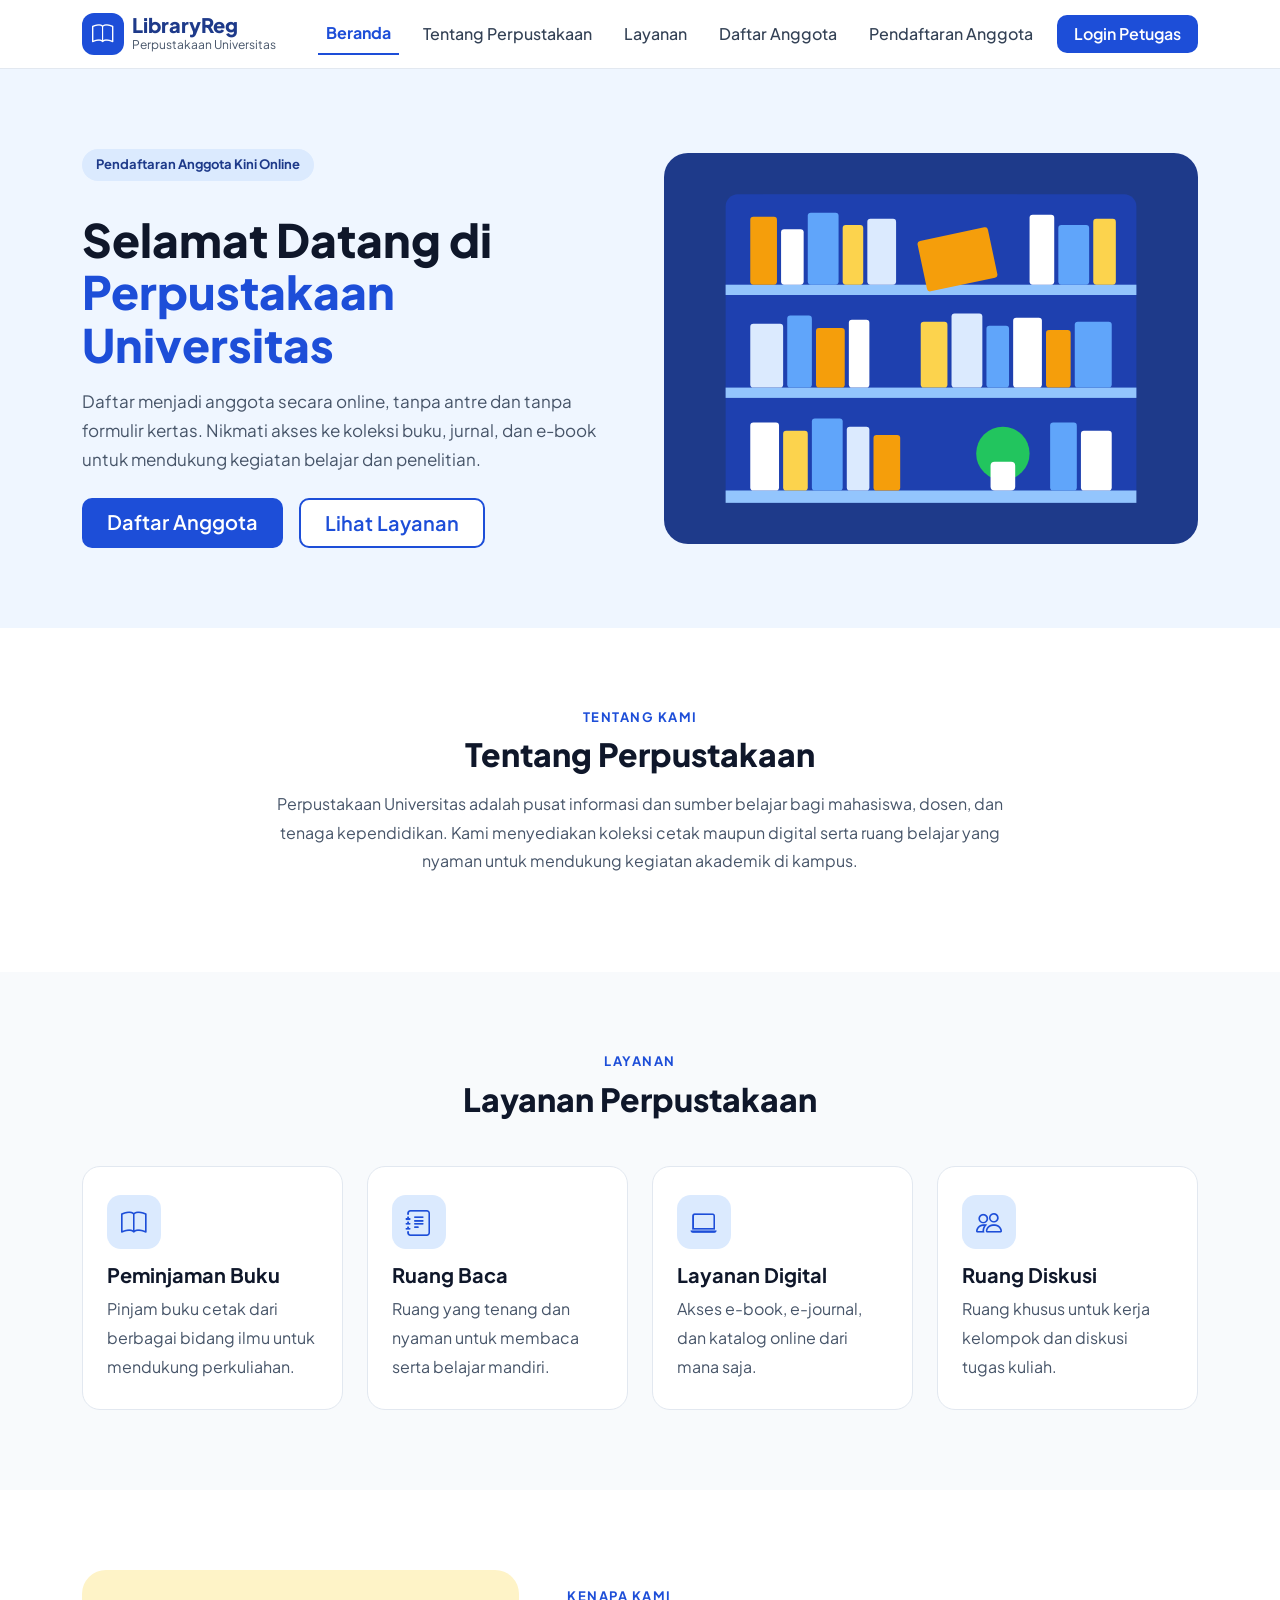
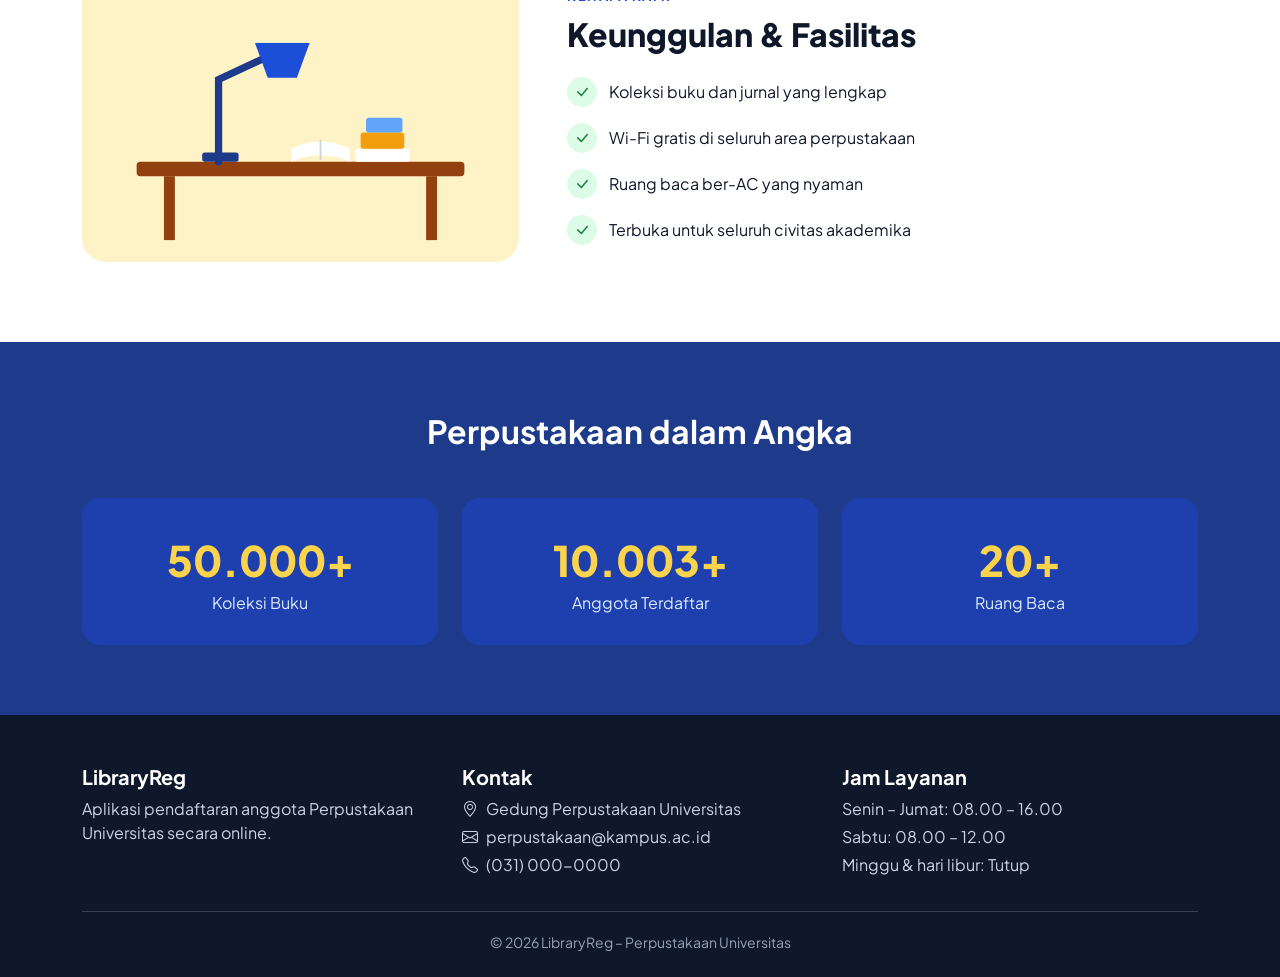
<file: index.html>
<!DOCTYPE html>
<html lang="id">
<head>
  <meta charset="UTF-8">
  <meta name="viewport" content="width=device-width, initial-scale=1.0">
  <title>LibraryReg - Perpustakaan Universitas</title>

  <!-- bootstrap, icon, sama font -->
  <link href="https://cdn.jsdelivr.net/npm/bootstrap@5.3.3/dist/css/bootstrap.min.css" rel="stylesheet">
  <link href="https://cdn.jsdelivr.net/npm/bootstrap-icons@1.11.3/font/bootstrap-icons.min.css" rel="stylesheet">
  <link href="https://fonts.googleapis.com/css2?family=Plus+Jakarta+Sans:wght@400;500;600;700;800&display=swap" rel="stylesheet">
  <link href="css/style.css" rel="stylesheet">
</head>
<body>

  <!-- ===== NAVBAR ===== -->
  <nav class="navbar navbar-expand-lg bg-white sticky-top">
    <div class="container">
      <a class="navbar-brand d-flex align-items-center gap-2" href="index.html">
        <div class="logo-kotak"><i class="bi bi-book"></i></div>
        <div>
          <div class="nama-app">LibraryReg</div>
          <div class="sub-nama">Perpustakaan Universitas</div>
        </div>
      </a>
      <button class="navbar-toggler" type="button" data-bs-toggle="collapse" data-bs-target="#menuUtama">
        <span class="navbar-toggler-icon"></span>
      </button>
      <div class="collapse navbar-collapse" id="menuUtama">
        <ul class="navbar-nav ms-auto align-items-lg-center gap-lg-3">
          <li class="nav-item"><a class="nav-link active" href="index.html">Beranda</a></li>
          <li class="nav-item"><a class="nav-link" href="index.html#tentang">Tentang Perpustakaan</a></li>
          <li class="nav-item"><a class="nav-link" href="index.html#layanan">Layanan</a></li>
          <li class="nav-item"><a class="nav-link" href="anggota.html">Daftar Anggota</a></li>
          <li class="nav-item"><a class="nav-link" href="daftar.html">Pendaftaran Anggota</a></li>
          <li class="nav-item"><a class="btn btn-biru px-3" href="login.html">Login Petugas</a></li>
        </ul>
      </div>
    </div>
  </nav>

  <!-- ===== HERO ===== -->
  <section class="hero">
    <div class="container">
      <div class="row align-items-center g-5">
        <div class="col-lg-6">
          <span class="label-kecil mb-3">Pendaftaran Anggota Kini Online</span>
          <h1 class="mt-3">Selamat Datang di <span>Perpustakaan Universitas</span></h1>
          <p class="mt-3">Daftar menjadi anggota secara online, tanpa antre dan tanpa formulir kertas. Nikmati akses ke koleksi buku, jurnal, dan e-book untuk mendukung kegiatan belajar dan penelitian.</p>
          <div class="d-flex flex-wrap gap-3 mt-4">
            <a href="daftar.html" class="btn btn-biru btn-lg px-4">Daftar Anggota</a>
            <a href="#layanan" class="btn btn-garis btn-lg px-4">Lihat Layanan</a>
          </div>
        </div>
        <div class="col-lg-6">
          <img src="img/rak-buku.svg" alt="Ilustrasi rak buku perpustakaan" class="gambar-bulat">
        </div>
      </div>
    </div>
  </section>

  <!-- ===== TENTANG ===== -->
  <section class="bagian text-center" id="tentang">
    <div class="container">
      <div class="judul-kecil">TENTANG KAMI</div>
      <h2 class="judul-bagian mt-2">Tentang Perpustakaan</h2>
      <p class="teks-abu mx-auto mt-3" style="max-width: 760px;">
        Perpustakaan Universitas adalah pusat informasi dan sumber belajar bagi mahasiswa, dosen, dan tenaga kependidikan.
        Kami menyediakan koleksi cetak maupun digital serta ruang belajar yang nyaman untuk mendukung kegiatan akademik di kampus.
      </p>
    </div>
  </section>

  <!-- ===== LAYANAN ===== -->
  <section class="bagian bagian-abu" id="layanan">
    <div class="container">
      <div class="text-center mb-5">
        <div class="judul-kecil">LAYANAN</div>
        <h2 class="judul-bagian mt-2">Layanan Perpustakaan</h2>
      </div>
      <div class="row g-4">
        <div class="col-md-6 col-lg-3">
          <div class="card-layanan">
            <div class="ikon-layanan"><i class="bi bi-book"></i></div>
            <h5 class="fw-bold">Peminjaman Buku</h5>
            <p class="teks-abu mb-0">Pinjam buku cetak dari berbagai bidang ilmu untuk mendukung perkuliahan.</p>
          </div>
        </div>
        <div class="col-md-6 col-lg-3">
          <div class="card-layanan">
            <div class="ikon-layanan"><i class="bi bi-journal-text"></i></div>
            <h5 class="fw-bold">Ruang Baca</h5>
            <p class="teks-abu mb-0">Ruang yang tenang dan nyaman untuk membaca serta belajar mandiri.</p>
          </div>
        </div>
        <div class="col-md-6 col-lg-3">
          <div class="card-layanan">
            <div class="ikon-layanan"><i class="bi bi-laptop"></i></div>
            <h5 class="fw-bold">Layanan Digital</h5>
            <p class="teks-abu mb-0">Akses e-book, e-journal, dan katalog online dari mana saja.</p>
          </div>
        </div>
        <div class="col-md-6 col-lg-3">
          <div class="card-layanan">
            <div class="ikon-layanan"><i class="bi bi-people"></i></div>
            <h5 class="fw-bold">Ruang Diskusi</h5>
            <p class="teks-abu mb-0">Ruang khusus untuk kerja kelompok dan diskusi tugas kuliah.</p>
          </div>
        </div>
      </div>
    </div>
  </section>

  <!-- ===== KEUNGGULAN & FASILITAS ===== -->
  <section class="bagian">
    <div class="container">
      <div class="row align-items-center g-5">
        <div class="col-lg-5">
          <img src="img/meja-baca.svg" alt="Ilustrasi meja baca dengan lampu dan buku" class="gambar-bulat">
        </div>
        <div class="col-lg-7">
          <div class="judul-kecil">KENAPA KAMI</div>
          <h2 class="judul-bagian mt-2 mb-4">Keunggulan &amp; Fasilitas</h2>
          <div class="d-flex align-items-center mb-3"><span class="ikon-centang"><i class="bi bi-check-lg"></i></span>Koleksi buku dan jurnal yang lengkap</div>
          <div class="d-flex align-items-center mb-3"><span class="ikon-centang"><i class="bi bi-check-lg"></i></span>Wi-Fi gratis di seluruh area perpustakaan</div>
          <div class="d-flex align-items-center mb-3"><span class="ikon-centang"><i class="bi bi-check-lg"></i></span>Ruang baca ber-AC yang nyaman</div>
          <div class="d-flex align-items-center"><span class="ikon-centang"><i class="bi bi-check-lg"></i></span>Terbuka untuk seluruh civitas akademika</div>
        </div>
      </div>
    </div>
  </section>

  <!-- ===== STATISTIK ===== -->
  <section class="statistik">
    <div class="container">
      <h2 class="text-center fw-bold mb-5">Perpustakaan dalam Angka</h2>
      <div class="row g-4">
        <div class="col-md-4">
          <div class="kotak-angka">
            <div class="angka">50.000+</div>
            <div class="ket">Koleksi Buku</div>
          </div>
        </div>
        <div class="col-md-4">
          <div class="kotak-angka">
            <div class="angka"><span id="jumlahAnggota">10.000</span>+</div>
            <div class="ket">Anggota Terdaftar</div>
          </div>
        </div>
        <div class="col-md-4">
          <div class="kotak-angka">
            <div class="angka">20+</div>
            <div class="ket">Ruang Baca</div>
          </div>
        </div>
      </div>
    </div>
  </section>

  <!-- ===== FOOTER ===== -->
  <footer>
    <div class="container">
      <div class="row g-4">
        <div class="col-md-4">
          <h5>LibraryReg</h5>
          <p>Aplikasi pendaftaran anggota Perpustakaan Universitas secara online.</p>
        </div>
        <div class="col-md-4">
          <h5>Kontak</h5>
          <p class="mb-1"><i class="bi bi-geo-alt me-2"></i>Gedung Perpustakaan Universitas</p>
          <p class="mb-1"><i class="bi bi-envelope me-2"></i>perpustakaan@kampus.ac.id</p>
          <p class="mb-1"><i class="bi bi-telephone me-2"></i>(031) 000-0000</p>
        </div>
        <div class="col-md-4">
          <h5>Jam Layanan</h5>
          <p class="mb-1">Senin – Jumat: 08.00 – 16.00</p>
          <p class="mb-1">Sabtu: 08.00 – 12.00</p>
          <p class="mb-1">Minggu &amp; hari libur: Tutup</p>
        </div>
      </div>
      <div class="garis-footer text-center">© 2026 LibraryReg – Perpustakaan Universitas</div>
    </div>
  </footer>

  <script src="https://cdn.jsdelivr.net/npm/bootstrap@5.3.3/dist/js/bootstrap.bundle.min.js"></script>
  <script src="js/data.js"></script>
  <script>
    let totalAnggota = 10000 + ambilAnggota().length;
    document.getElementById("jumlahAnggota").textContent = totalAnggota.toLocaleString("id-ID");
  </script>
</body>
</html>
</file>
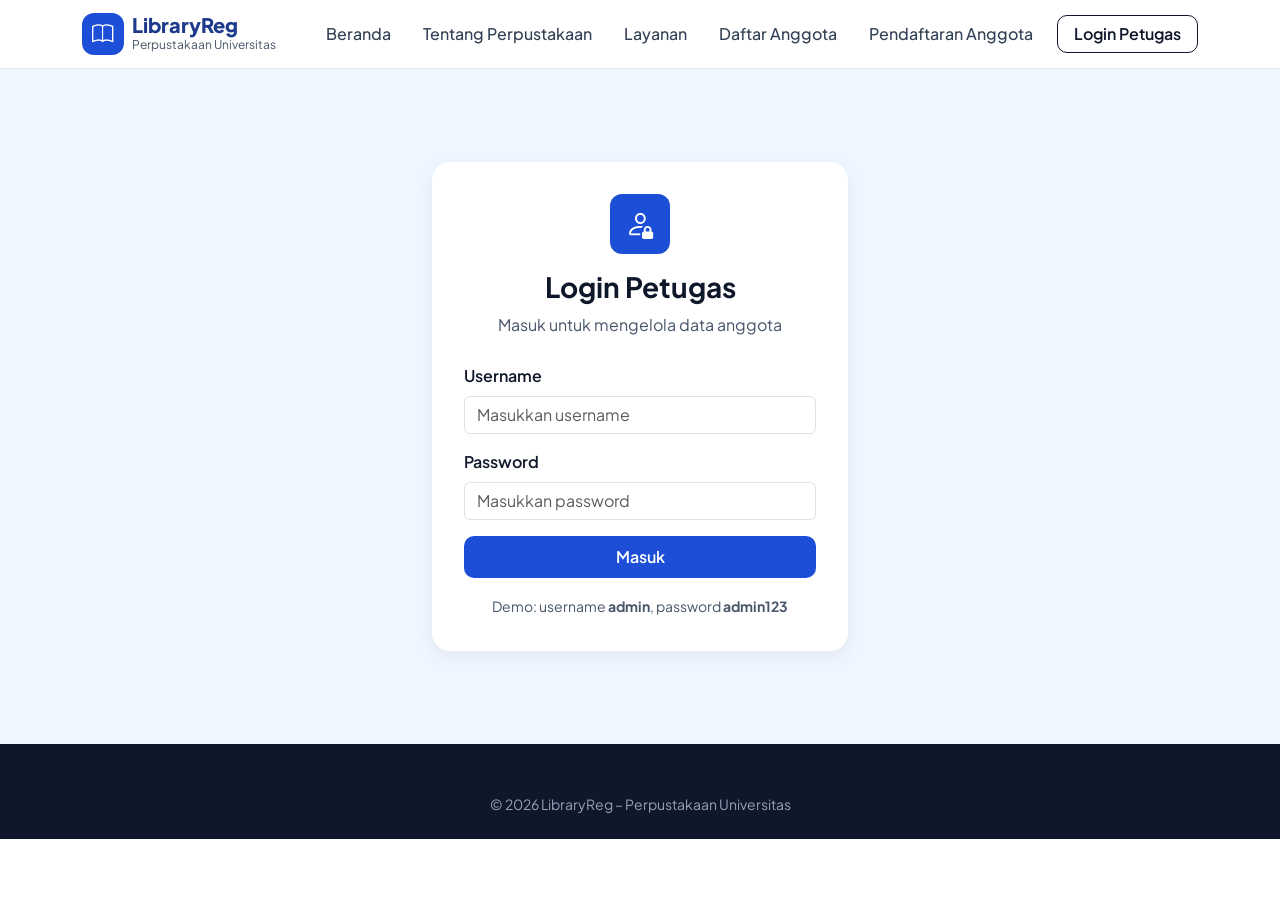
<file: anggota.html>
<!DOCTYPE html>
<html lang="id">
<head>
  <meta charset="UTF-8">
  <meta name="viewport" content="width=device-width, initial-scale=1.0">
  <title>Data Anggota - LibraryReg</title>

  <link href="https://cdn.jsdelivr.net/npm/bootstrap@5.3.3/dist/css/bootstrap.min.css" rel="stylesheet">
  <link href="https://cdn.jsdelivr.net/npm/bootstrap-icons@1.11.3/font/bootstrap-icons.min.css" rel="stylesheet">
  <link href="https://fonts.googleapis.com/css2?family=Plus+Jakarta+Sans:wght@400;500;600;700;800&display=swap" rel="stylesheet">
  <link href="css/style.css" rel="stylesheet">

  <script>
    if (sessionStorage.getItem("sudahLogin") !== "ya") {
      window.location.href = "login.html";
    }
  </script>
</head>
<body>

  <!-- ===== NAVBAR ===== -->
  <nav class="navbar navbar-expand-lg bg-white sticky-top">
    <div class="container">
      <a class="navbar-brand d-flex align-items-center gap-2" href="index.html">
        <div class="logo-kotak"><i class="bi bi-book"></i></div>
        <div>
          <div class="nama-app">LibraryReg</div>
          <div class="sub-nama">Perpustakaan Universitas</div>
        </div>
      </a>
      <button class="navbar-toggler" type="button" data-bs-toggle="collapse" data-bs-target="#menuUtama">
        <span class="navbar-toggler-icon"></span>
      </button>
      <div class="collapse navbar-collapse" id="menuUtama">
        <ul class="navbar-nav ms-auto align-items-lg-center gap-lg-3">
          <li class="nav-item"><a class="nav-link" href="index.html">Beranda</a></li>
          <li class="nav-item"><a class="nav-link" href="index.html#tentang">Tentang Perpustakaan</a></li>
          <li class="nav-item"><a class="nav-link" href="index.html#layanan">Layanan</a></li>
          <li class="nav-item"><a class="nav-link active" href="anggota.html">Daftar Anggota</a></li>
          <li class="nav-item"><a class="nav-link" href="daftar.html">Pendaftaran Anggota</a></li>
          <li class="nav-item"><button id="tombolLogout" class="btn btn-garis px-3">Logout</button></li>
        </ul>
      </div>
    </div>
  </nav>

  <!-- ===== DATA ANGGOTA ===== -->
  <section class="halaman">
    <div class="container">
      <div class="d-flex flex-wrap justify-content-between align-items-center gap-3 mb-4">
        <div>
          <h1 class="fw-bold mb-1">Data Anggota</h1>
          <p class="teks-abu mb-0">Kelola data anggota perpustakaan</p>
        </div>
        <a href="daftar.html" class="btn btn-biru"><i class="bi bi-plus-lg me-1"></i> Tambah Anggota</a>
      </div>

      <!-- tempat notifikasi -->
      <div id="notifikasi"></div>

      <div class="kotak-form">
        <div class="row mb-3">
          <div class="col-md-6">
            <label for="cari" class="form-label">Cari anggota</label>
            <div class="input-group">
              <span class="input-group-text"><i class="bi bi-search"></i></span>
              <input type="search" id="cari" class="form-control" placeholder="Cari berdasarkan nama atau NIM/NIP">
            </div>
          </div>
        </div>

        <div class="table-responsive">
          <table class="table table-hover">
            <thead>
              <tr>
                <th>No</th>
                <th>Nama Lengkap</th>
                <th>NIM/NIP</th>
                <th>Program Studi</th>
                <th>Jenis</th>
                <th>No. Telepon</th>
                <th>Email</th>
                <th class="text-center">Aksi</th>
              </tr>
            </thead>
            <tbody id="isiTabel">
            </tbody>
          </table>
        </div>
        <p id="infoJumlah" class="teks-abu small mb-0"></p>
      </div>
    </div>
  </section>

  <!-- ===== MODAL DETAIL ===== -->
  <div class="modal fade" id="modalDetail" tabindex="-1">
    <div class="modal-dialog modal-dialog-centered">
      <div class="modal-content">
        <div class="modal-header">
          <h5 class="modal-title fw-bold">Detail Anggota</h5>
          <button type="button" class="btn-close" data-bs-dismiss="modal"></button>
        </div>
        <div class="modal-body" id="isiDetail">
          <!-- diisi javascript -->
        </div>
        <div class="modal-footer">
          <button type="button" class="btn btn-outline-secondary" data-bs-dismiss="modal">Tutup</button>
        </div>
      </div>
    </div>
  </div>

  <!-- ===== MODAL EDIT ===== -->
  <div class="modal fade" id="modalEdit" tabindex="-1">
    <div class="modal-dialog modal-dialog-centered modal-lg">
      <div class="modal-content">
        <form id="formEdit" novalidate>
          <div class="modal-header">
            <h5 class="modal-title fw-bold">Edit Data Anggota</h5>
            <button type="button" class="btn-close" data-bs-dismiss="modal"></button>
          </div>
          <div class="modal-body">
            <div id="pesanEdit"></div>
            <div class="row g-3">
              <div class="col-md-6">
                <label for="editNama" class="form-label">Nama Lengkap</label>
                <input type="text" id="editNama" class="form-control">
              </div>
              <div class="col-md-6">
                <label for="editNomorInduk" class="form-label">NIM / NIP</label>
                <input type="text" id="editNomorInduk" class="form-control">
              </div>
              <div class="col-md-6">
                <label for="editProdi" class="form-label">Program Studi</label>
                <select id="editProdi" class="form-select">
                  <option>Teknik Informatika</option>
                  <option>Sistem Informasi</option>
                  <option>Teknologi Informasi</option>
                  <option>Teknik Elektro</option>
                  <option>Teknik Sipil</option>
                  <option>Matematika</option>
                  <option>Lainnya</option>
                </select>
              </div>
              <div class="col-md-6">
                <label for="editJenis" class="form-label">Jenis Keanggotaan</label>
                <select id="editJenis" class="form-select">
                  <option>Mahasiswa</option>
                  <option>Dosen</option>
                  <option>Tenaga Kependidikan</option>
                </select>
              </div>
              <div class="col-md-6">
                <label for="editTelepon" class="form-label">Nomor Telepon</label>
                <input type="tel" id="editTelepon" class="form-control">
              </div>
              <div class="col-md-6">
                <label for="editEmail" class="form-label">Email</label>
                <input type="email" id="editEmail" class="form-control">
              </div>
              <div class="col-12">
                <label for="editAlamat" class="form-label">Alamat</label>
                <textarea id="editAlamat" class="form-control" rows="2"></textarea>
              </div>
            </div>
          </div>
          <div class="modal-footer">
            <button type="button" class="btn btn-outline-secondary" data-bs-dismiss="modal">Batal</button>
            <button type="submit" class="btn btn-biru">Simpan Perubahan</button>
          </div>
        </form>
      </div>
    </div>
  </div>

  <!-- ===== FOOTER ===== -->
  <footer>
    <div class="container">
      <div class="garis-footer text-center mt-0 border-0 pt-0">© 2026 LibraryReg – Perpustakaan Universitas</div>
    </div>
  </footer>

  <script src="https://cdn.jsdelivr.net/npm/bootstrap@5.3.3/dist/js/bootstrap.bundle.min.js"></script>
  <script src="js/data.js"></script>
  <script src="js/anggota.js"></script>
</body>
</html>
</file>
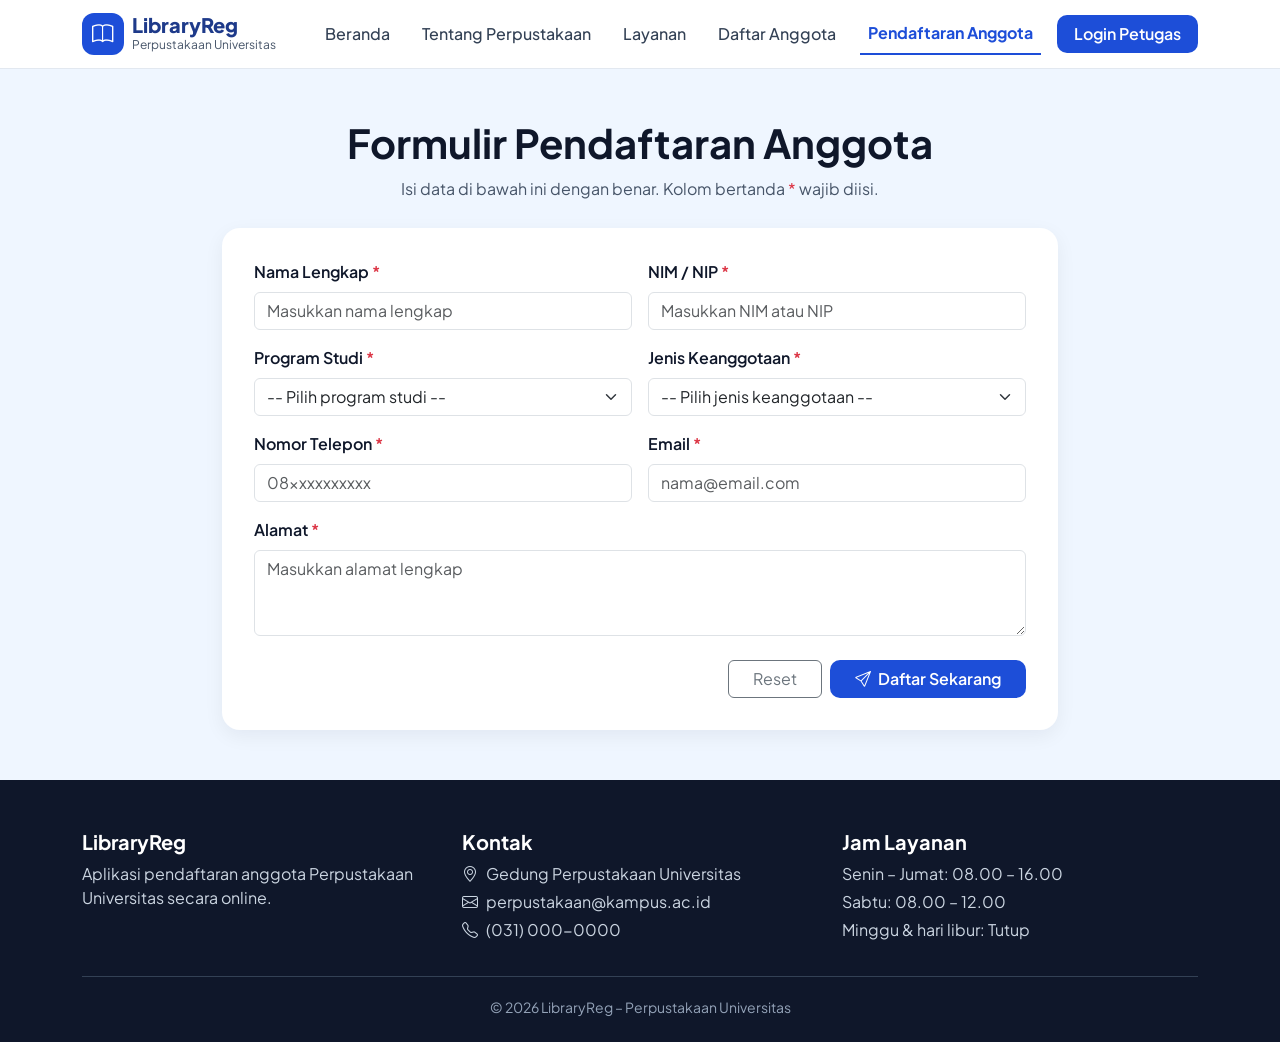
<file: daftar.html>
<!DOCTYPE html>
<html lang="id">
<head>
  <meta charset="UTF-8">
  <meta name="viewport" content="width=device-width, initial-scale=1.0">
  <title>Pendaftaran Anggota - LibraryReg</title>

  <link href="https://cdn.jsdelivr.net/npm/bootstrap@5.3.3/dist/css/bootstrap.min.css" rel="stylesheet">
  <link href="https://cdn.jsdelivr.net/npm/bootstrap-icons@1.11.3/font/bootstrap-icons.min.css" rel="stylesheet">
  <link href="https://fonts.googleapis.com/css2?family=Plus+Jakarta+Sans:wght@400;500;600;700;800&display=swap" rel="stylesheet">
  <link href="css/style.css" rel="stylesheet">
</head>
<body>

  <!-- ===== NAVBAR ===== -->
  <nav class="navbar navbar-expand-lg bg-white sticky-top">
    <div class="container">
      <a class="navbar-brand d-flex align-items-center gap-2" href="index.html">
        <div class="logo-kotak"><i class="bi bi-book"></i></div>
        <div>
          <div class="nama-app">LibraryReg</div>
          <div class="sub-nama">Perpustakaan Universitas</div>
        </div>
      </a>
      <button class="navbar-toggler" type="button" data-bs-toggle="collapse" data-bs-target="#menuUtama">
        <span class="navbar-toggler-icon"></span>
      </button>
      <div class="collapse navbar-collapse" id="menuUtama">
        <ul class="navbar-nav ms-auto align-items-lg-center gap-lg-3">
          <li class="nav-item"><a class="nav-link" href="index.html">Beranda</a></li>
          <li class="nav-item"><a class="nav-link" href="index.html#tentang">Tentang Perpustakaan</a></li>
          <li class="nav-item"><a class="nav-link" href="index.html#layanan">Layanan</a></li>
          <li class="nav-item"><a class="nav-link" href="anggota.html">Daftar Anggota</a></li>
          <li class="nav-item"><a class="nav-link active" href="daftar.html">Pendaftaran Anggota</a></li>
          <li class="nav-item"><a class="btn btn-biru px-3" href="login.html">Login Petugas</a></li>
        </ul>
      </div>
    </div>
  </nav>

  <!-- ===== FORM PENDAFTARAN ===== -->
  <section class="halaman">
    <div class="container" style="max-width: 860px;">
      <div class="text-center mb-4">
        <h1 class="fw-bold">Formulir Pendaftaran Anggota</h1>
        <p class="teks-abu">Isi data di bawah ini dengan benar. Kolom bertanda <span class="text-danger">*</span> wajib diisi.</p>
      </div>

      <!-- tempat munculnya notifikasi berhasil / gagal -->
      <div id="notifikasi"></div>

      <div class="kotak-form">
        <form id="formDaftar" novalidate>
          <div class="row g-3">
            <div class="col-md-6">
              <label for="nama" class="form-label">Nama Lengkap <span class="text-danger">*</span></label>
              <input type="text" id="nama" class="form-control" placeholder="Masukkan nama lengkap">
            </div>
            <div class="col-md-6">
              <label for="nomorInduk" class="form-label">NIM / NIP <span class="text-danger">*</span></label>
              <input type="text" id="nomorInduk" class="form-control" placeholder="Masukkan NIM atau NIP">
            </div>
            <div class="col-md-6">
              <label for="prodi" class="form-label">Program Studi <span class="text-danger">*</span></label>
              <select id="prodi" class="form-select">
                <option value="">-- Pilih program studi --</option>
                <option>Teknik Informatika</option>
                <option>Sistem Informasi</option>
                <option>Teknologi Informasi</option>
                <option>Teknik Elektro</option>
                <option>Teknik Sipil</option>
                <option>Matematika</option>
                <option>Lainnya</option>
              </select>
            </div>
            <div class="col-md-6">
              <label for="jenis" class="form-label">Jenis Keanggotaan <span class="text-danger">*</span></label>
              <select id="jenis" class="form-select">
                <option value="">-- Pilih jenis keanggotaan --</option>
                <option>Mahasiswa</option>
                <option>Dosen</option>
                <option>Tenaga Kependidikan</option>
              </select>
            </div>
            <div class="col-md-6">
              <label for="telepon" class="form-label">Nomor Telepon <span class="text-danger">*</span></label>
              <input type="tel" id="telepon" class="form-control" placeholder="08xxxxxxxxxx">
            </div>
            <div class="col-md-6">
              <label for="email" class="form-label">Email <span class="text-danger">*</span></label>
              <input type="email" id="email" class="form-control" placeholder="nama@email.com">
            </div>
            <div class="col-12">
              <label for="alamat" class="form-label">Alamat <span class="text-danger">*</span></label>
              <textarea id="alamat" class="form-control" rows="3" placeholder="Masukkan alamat lengkap"></textarea>
            </div>
          </div>

          <div class="d-flex justify-content-end gap-2 mt-4">
            <button type="reset" class="btn btn-outline-secondary px-4">Reset</button>
            <button type="submit" class="btn btn-biru px-4"><i class="bi bi-send me-1"></i> Daftar Sekarang</button>
          </div>
        </form>
      </div>
    </div>
  </section>

  <!-- ===== FOOTER ===== -->
  <footer>
    <div class="container">
      <div class="row g-4">
        <div class="col-md-4">
          <h5>LibraryReg</h5>
          <p>Aplikasi pendaftaran anggota Perpustakaan Universitas secara online.</p>
        </div>
        <div class="col-md-4">
          <h5>Kontak</h5>
          <p class="mb-1"><i class="bi bi-geo-alt me-2"></i>Gedung Perpustakaan Universitas</p>
          <p class="mb-1"><i class="bi bi-envelope me-2"></i>perpustakaan@kampus.ac.id</p>
          <p class="mb-1"><i class="bi bi-telephone me-2"></i>(031) 000-0000</p>
        </div>
        <div class="col-md-4">
          <h5>Jam Layanan</h5>
          <p class="mb-1">Senin – Jumat: 08.00 – 16.00</p>
          <p class="mb-1">Sabtu: 08.00 – 12.00</p>
          <p class="mb-1">Minggu &amp; hari libur: Tutup</p>
        </div>
      </div>
      <div class="garis-footer text-center">© 2026 LibraryReg – Perpustakaan Universitas</div>
    </div>
  </footer>

  <script src="https://cdn.jsdelivr.net/npm/bootstrap@5.3.3/dist/js/bootstrap.bundle.min.js"></script>
  <script src="js/data.js"></script>
  <script src="js/daftar.js"></script>
</body>
</html>
</file>
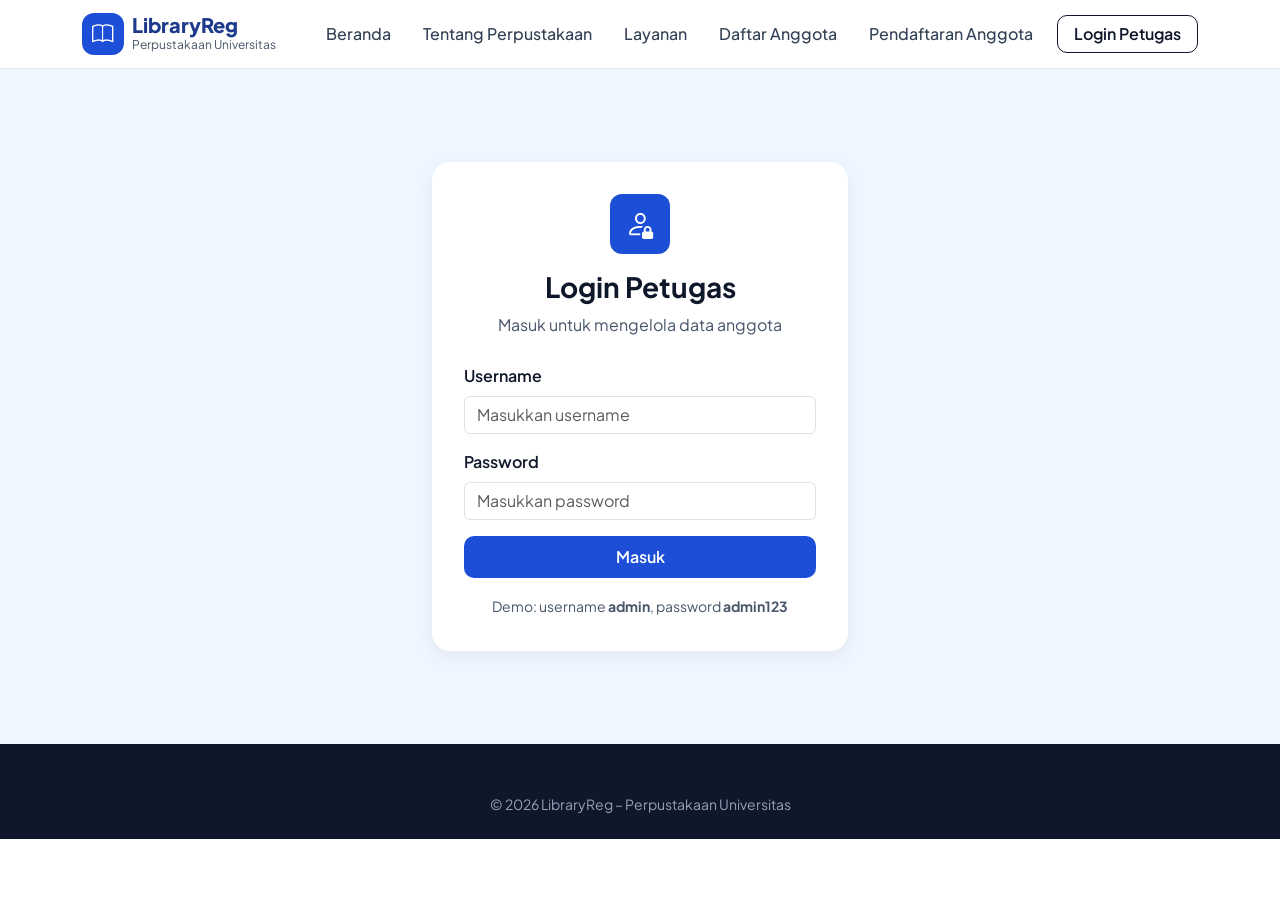
<file: login.html>
<!DOCTYPE html>
<html lang="id">
<head>
  <meta charset="UTF-8">
  <meta name="viewport" content="width=device-width, initial-scale=1.0">
  <title>Login Petugas - LibraryReg</title>

  <link href="https://cdn.jsdelivr.net/npm/bootstrap@5.3.3/dist/css/bootstrap.min.css" rel="stylesheet">
  <link href="https://cdn.jsdelivr.net/npm/bootstrap-icons@1.11.3/font/bootstrap-icons.min.css" rel="stylesheet">
  <link href="https://fonts.googleapis.com/css2?family=Plus+Jakarta+Sans:wght@400;500;600;700;800&display=swap" rel="stylesheet">
  <link href="css/style.css" rel="stylesheet">
</head>
<body>

  <!-- ===== NAVBAR ===== -->
  <nav class="navbar navbar-expand-lg bg-white sticky-top">
    <div class="container">
      <a class="navbar-brand d-flex align-items-center gap-2" href="index.html">
        <div class="logo-kotak"><i class="bi bi-book"></i></div>
        <div>
          <div class="nama-app">LibraryReg</div>
          <div class="sub-nama">Perpustakaan Universitas</div>
        </div>
      </a>
      <button class="navbar-toggler" type="button" data-bs-toggle="collapse" data-bs-target="#menuUtama">
        <span class="navbar-toggler-icon"></span>
      </button>
      <div class="collapse navbar-collapse" id="menuUtama">
        <ul class="navbar-nav ms-auto align-items-lg-center gap-lg-3">
          <li class="nav-item"><a class="nav-link" href="index.html">Beranda</a></li>
          <li class="nav-item"><a class="nav-link" href="index.html#tentang">Tentang Perpustakaan</a></li>
          <li class="nav-item"><a class="nav-link" href="index.html#layanan">Layanan</a></li>
          <li class="nav-item"><a class="nav-link" href="anggota.html">Daftar Anggota</a></li>
          <li class="nav-item"><a class="nav-link" href="daftar.html">Pendaftaran Anggota</a></li>
          <li class="nav-item"><a class="btn btn-biru px-3 active" href="login.html">Login Petugas</a></li>
        </ul>
      </div>
    </div>
  </nav>

  <!-- ===== FORM LOGIN ===== -->
  <section class="halaman d-flex align-items-center">
    <div class="container" style="max-width: 440px;">
      <div class="kotak-form">
        <div class="text-center mb-4">
          <div class="logo-kotak mx-auto mb-3" style="width: 60px; height: 60px; font-size: 30px;"><i class="bi bi-person-lock"></i></div>
          <h1 class="h3 fw-bold">Login Petugas</h1>
          <p class="teks-abu mb-0">Masuk untuk mengelola data anggota</p>
        </div>

        <!-- pesan error kalau login salah -->
        <div id="pesanLogin"></div>

        <form id="formLogin">
          <div class="mb-3">
            <label for="username" class="form-label">Username</label>
            <input type="text" id="username" class="form-control" placeholder="Masukkan username">
          </div>
          <div class="mb-3">
            <label for="password" class="form-label">Password</label>
            <input type="password" id="password" class="form-control" placeholder="Masukkan password">
          </div>
          <button type="submit" class="btn btn-biru w-100 py-2">Masuk</button>
        </form>

        <p class="text-center teks-abu small mt-3 mb-0">Demo: username <b>admin</b>, password <b>admin123</b></p>
      </div>
    </div>
  </section>

  <!-- ===== FOOTER ===== -->
  <footer>
    <div class="container">
      <div class="garis-footer text-center mt-0 border-0 pt-0">© 2026 LibraryReg – Perpustakaan Universitas</div>
    </div>
  </footer>

  <script src="https://cdn.jsdelivr.net/npm/bootstrap@5.3.3/dist/js/bootstrap.bundle.min.js"></script>
  <script src="js/login.js"></script>
</body>
</html>
</file>
<file: css/style.css>
/* warna utama biar sama kayak desain UI */
:root {
  --biru-tua: #1E3A8A;
  --biru: #1D4ED8;
  --biru-muda: #EFF6FF;
  --biru-pucat: #DBEAFE;
  --kuning: #FCD34D;
  --gelap: #0F172A;
  --abu: #475569;
}

body {
  font-family: 'Plus Jakarta Sans', Arial, sans-serif;
  color: var(--gelap);
}

/*  navbar  */
.navbar {
  border-bottom: 1px solid #E2E8F0;
}

.logo-kotak {
  width: 42px;
  height: 42px;
  border-radius: 12px;
  background-color: var(--biru);
  color: white;
  display: flex;
  align-items: center;
  justify-content: center;
  font-size: 22px;
}

.nama-app {
  font-weight: 800;
  color: var(--biru-tua);
  line-height: 1.1;
}

.sub-nama {
  font-size: 12px;
  color: var(--abu);
}

.navbar .nav-link {
  color: #334155;
  font-weight: 500;
}

/* penanda menu aktif */
.navbar .nav-link.active {
  color: var(--biru) !important;
  font-weight: 700;
  border-bottom: 2px solid var(--biru);
}

/* tombol */
.btn-biru {
  background-color: var(--biru);
  color: white;
  font-weight: 600;
  border-radius: 10px;
}

.btn-biru:hover {
  background-color: var(--biru-tua);
  color: white;
}

.btn-garis {
  border: 2px solid var(--biru);
  color: var(--biru);
  font-weight: 600;
  border-radius: 10px;
  background-color: white;
}

.btn-garis:hover {
  background-color: var(--biru);
  color: white;
}

/* hero */
.hero {
  background-color: var(--biru-muda);
  padding: 80px 0;
}

.label-kecil {
  display: inline-block;
  background-color: var(--biru-pucat);
  color: var(--biru-tua);
  font-size: 13px;
  font-weight: 700;
  padding: 6px 14px;
  border-radius: 999px;
}

.hero h1 {
  font-weight: 800;
  font-size: 46px;
  line-height: 1.15;
}

.hero h1 span {
  color: var(--biru);
}

.hero p {
  color: var(--abu);
  font-size: 17px;
  line-height: 1.7;
}

.gambar-bulat {
  width: 100%;
  border-radius: 24px;
}

/* section umum */
.bagian {
  padding: 80px 0;
}

.bagian-abu {
  background-color: #F8FAFC;
}

.judul-kecil {
  font-size: 13px;
  font-weight: 700;
  letter-spacing: 1.5px;
  color: var(--biru);
}

.judul-bagian {
  font-weight: 800;
  font-size: 32px;
}

.teks-abu {
  color: var(--abu);
  line-height: 1.8;
}

/* card layanan */
.card-layanan {
  border: 1px solid #E2E8F0;
  border-radius: 18px;
  padding: 28px 24px;
  height: 100%;
  background-color: white;
  transition: 0.2s;
}

.card-layanan:hover {
  transform: translateY(-4px);
  box-shadow: 0 10px 24px rgba(15, 23, 42, 0.08);
}

.ikon-layanan {
  width: 54px;
  height: 54px;
  border-radius: 14px;
  background-color: var(--biru-pucat);
  color: var(--biru);
  display: flex;
  align-items: center;
  justify-content: center;
  font-size: 26px;
  margin-bottom: 14px;
}

/* keunggulan */
.ikon-centang {
  width: 30px;
  height: 30px;
  border-radius: 50%;
  background-color: #DCFCE7;
  color: #15803D;
  display: inline-flex;
  align-items: center;
  justify-content: center;
  margin-right: 12px;
  flex-shrink: 0;
}

/* statistik */
.statistik {
  background-color: var(--biru-tua);
  color: white;
  padding: 70px 0;
}

.kotak-angka {
  background-color: #1E40AF;
  border-radius: 18px;
  padding: 30px;
  text-align: center;
}

.kotak-angka .angka {
  font-size: 42px;
  font-weight: 800;
  color: var(--kuning);
}

.kotak-angka .ket {
  color: var(--biru-pucat);
}

/* footer */
footer {
  background-color: var(--gelap);
  color: #CBD5E1;
  padding: 50px 0 24px;
}

footer h5 {
  color: white;
  font-weight: 700;
}

.garis-footer {
  border-top: 1px solid #334155;
  margin-top: 30px;
  padding-top: 20px;
  color: #94A3B8;
  font-size: 14px;
}

/* halaman form & tabel */
.halaman {
  background-color: var(--biru-muda);
  min-height: 75vh;
  padding: 50px 0;
}

.kotak-form {
  background-color: white;
  border-radius: 18px;
  padding: 32px;
  box-shadow: 0 6px 20px rgba(15, 23, 42, 0.06);
}

.form-label {
  font-weight: 600;
}

.table th {
  background-color: var(--biru-pucat);
  white-space: nowrap;
}

.table td {
  vertical-align: middle;
}
</file>
